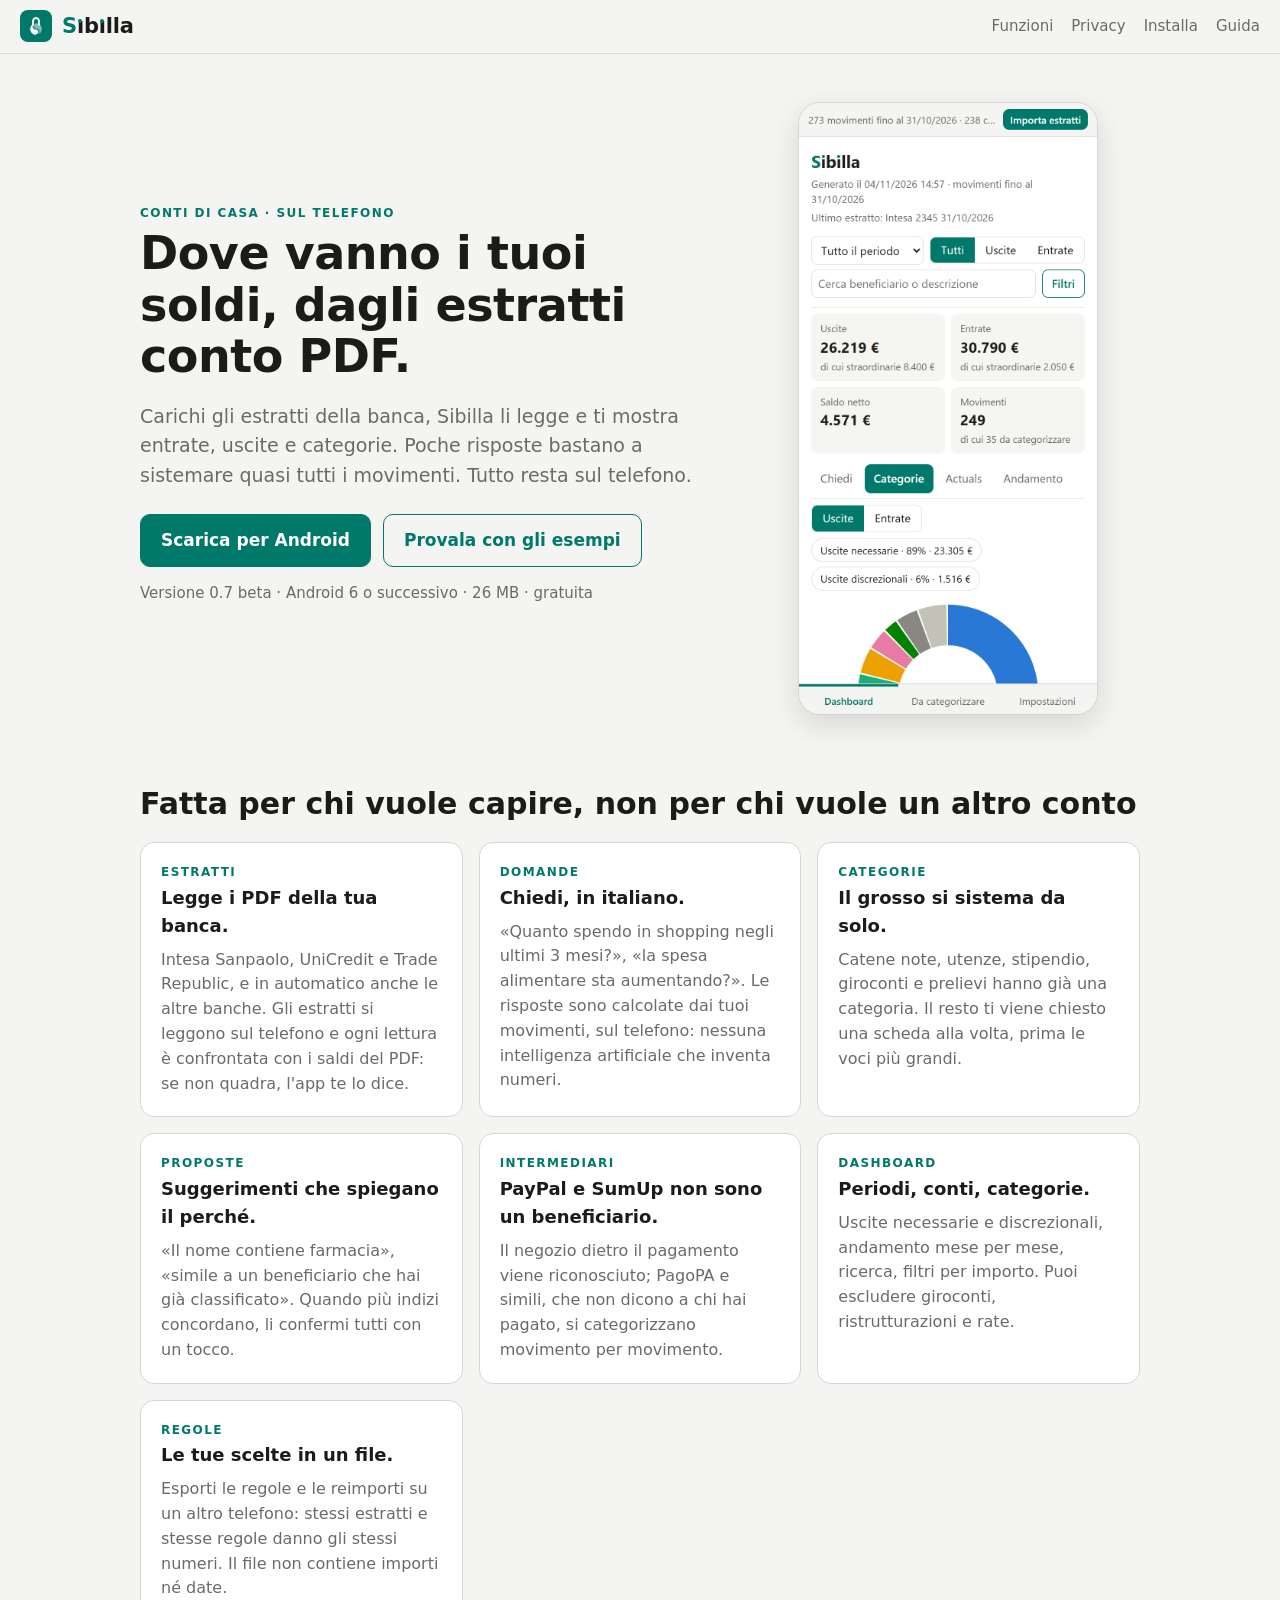
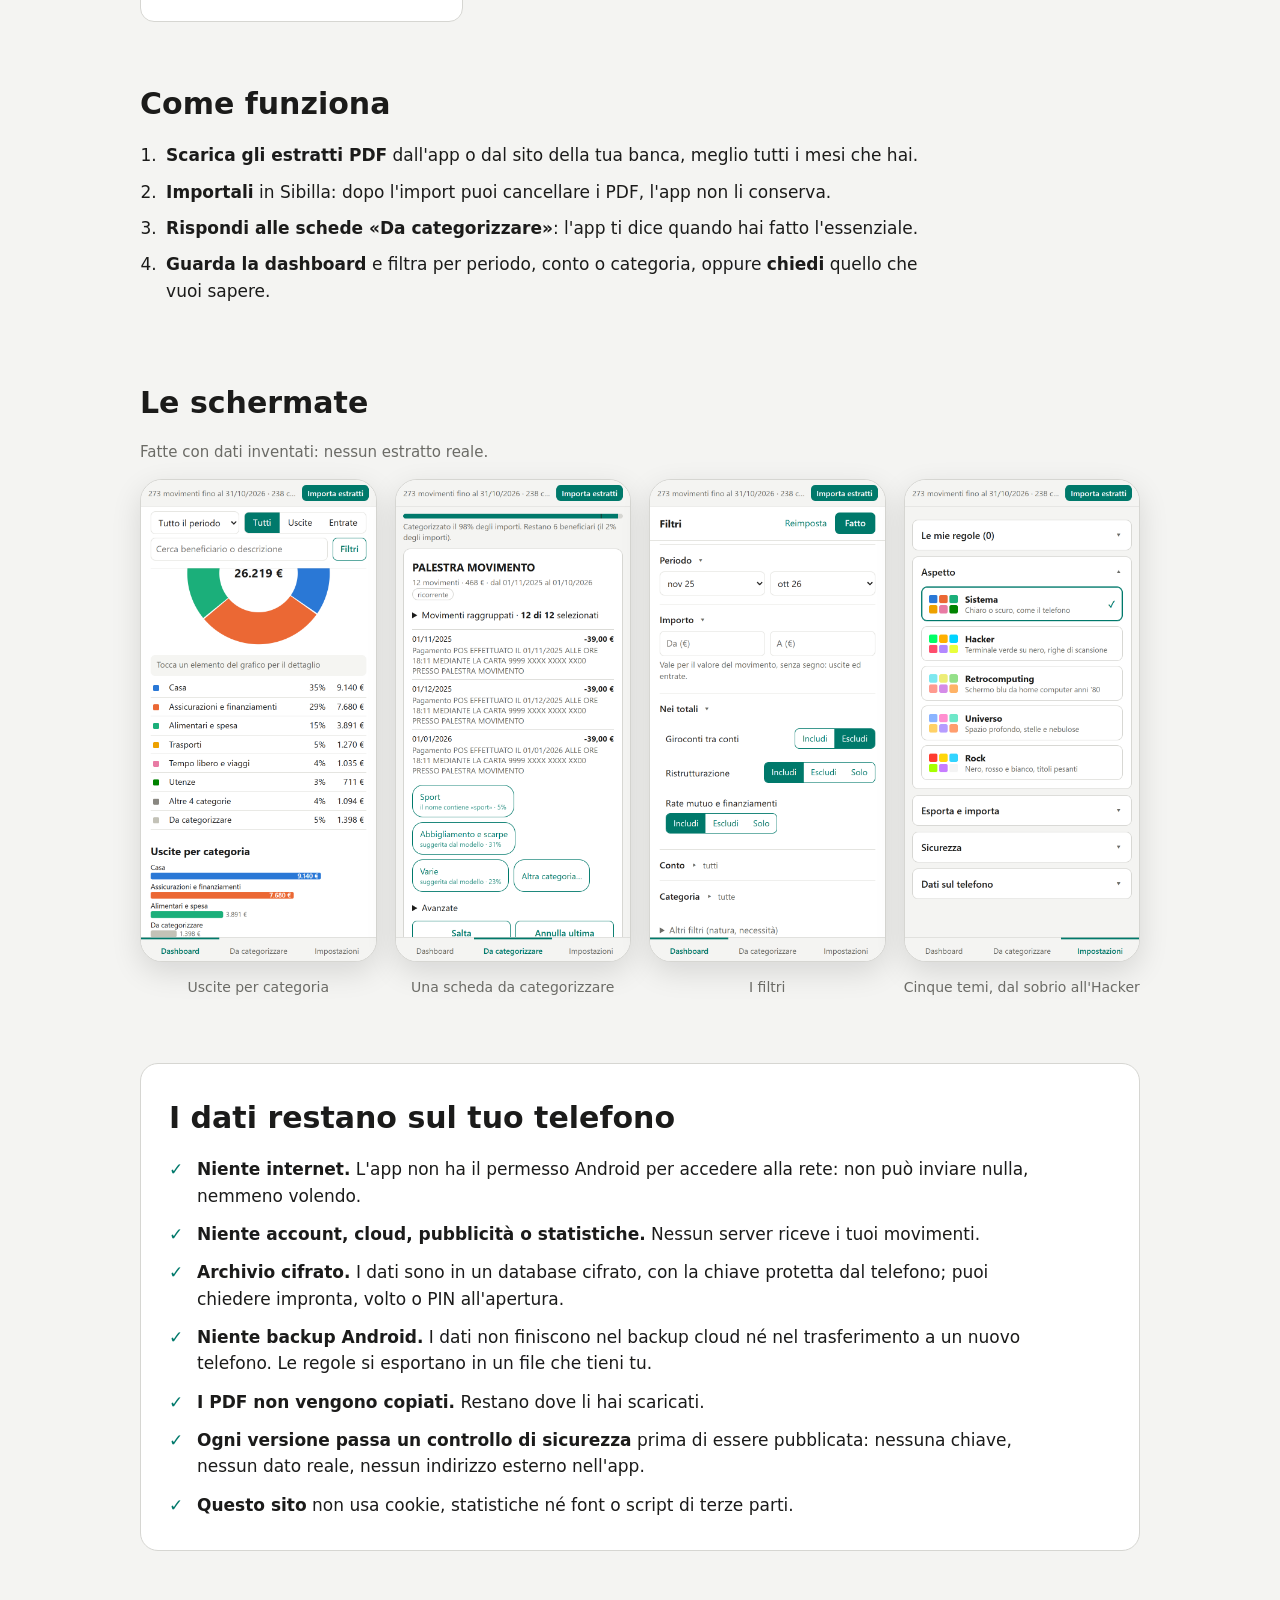
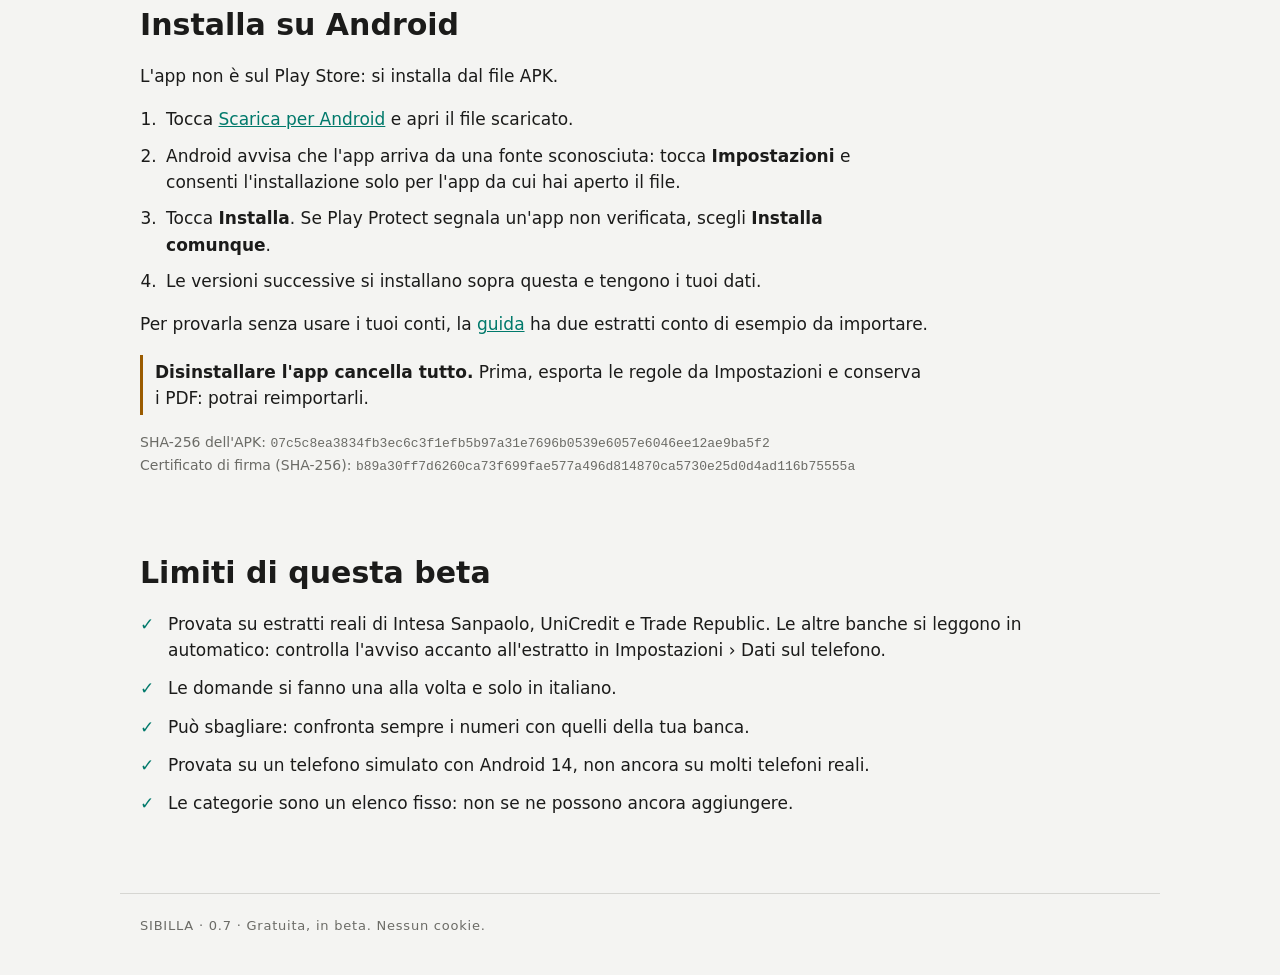
<file: index.html>
<!doctype html>
<html lang="it">
<head>
<meta charset="utf-8">
<meta name="viewport" content="width=device-width, initial-scale=1">
<meta http-equiv="Content-Security-Policy" content="default-src 'none'; img-src 'self'; style-src 'self'; base-uri 'none'; form-action 'none'">
<meta name="referrer" content="no-referrer">
<meta name="color-scheme" content="light dark">
<title>Sibilla · i tuoi conti, sul telefono</title>
<meta name="description" content="App Android gratuita che legge gli estratti conto PDF e mostra dove vanno i soldi. Tutto resta sul telefono: niente internet, niente account.">
<link rel="icon" href="icon.png">
<link rel="stylesheet" href="style.css">
</head>
<body>
<header class="top">
  <a class="brand" href="./" aria-label="Sibilla"><img src="icon.png" alt="" width="32" height="32"><span class="wordmark"><span aria-hidden="true"><span class="ws">S</span><span class="wi">ı</span>b<span class="wi">ı</span>lla</span></span></a>
  <nav><a href="#funzioni">Funzioni</a><a href="#dati">Privacy</a><a href="#installa">Installa</a><a href="guida.html">Guida</a></nav>
</header>

<main>
<section class="hero">
  <div>
    <p class="kicker">CONTI DI CASA · SUL TELEFONO</p>
    <h1>Dove vanno i tuoi soldi, dagli estratti conto PDF.</h1>
    <p class="lead">Carichi gli estratti della banca, Sibilla li legge e ti mostra entrate, uscite e categorie.
      Poche risposte bastano a sistemare quasi tutti i movimenti. Tutto resta sul telefono.</p>
    <p class="actions"><a class="btn" href="download/sibilla.apk">Scarica per Android</a><a class="btn ghost" href="guida.html">Provala con gli esempi</a></p>
    <p class="meta">Versione 0.7 beta · Android 6 o successivo · 26 MB · gratuita</p>
  </div>
  <figure class="phone"><img src="img/dashboard.png" alt="La dashboard: uscite, entrate, saldo e movimenti del periodo" width="390" height="800"></figure>
</section>

<section id="funzioni">
  <h2>Fatta per chi vuole capire, non per chi vuole un altro conto</h2>
  <div class="cards">
    <article><p class="tag">ESTRATTI</p><h3>Legge i PDF della tua banca.</h3><p>Intesa Sanpaolo, UniCredit e Trade Republic, e in automatico anche le altre banche. Gli
      estratti si leggono sul telefono e ogni lettura è confrontata con i saldi del PDF: se non quadra, l'app te lo dice.</p></article>
    <article><p class="tag">DOMANDE</p><h3>Chiedi, in italiano.</h3><p>«Quanto spendo in shopping negli ultimi 3 mesi?», «la spesa alimentare sta
      aumentando?». Le risposte sono calcolate dai tuoi movimenti, sul telefono: nessuna intelligenza artificiale che inventa numeri.</p></article>
    <article><p class="tag">CATEGORIE</p><h3>Il grosso si sistema da solo.</h3><p>Catene note, utenze, stipendio, giroconti e prelievi hanno già una
      categoria. Il resto ti viene chiesto una scheda alla volta, prima le voci più grandi.</p></article>
    <article><p class="tag">PROPOSTE</p><h3>Suggerimenti che spiegano il perché.</h3><p>«Il nome contiene farmacia», «simile a un beneficiario che hai già
      classificato». Quando più indizi concordano, li confermi tutti con un tocco.</p></article>
    <article><p class="tag">INTERMEDIARI</p><h3>PayPal e SumUp non sono un beneficiario.</h3><p>Il negozio dietro il pagamento viene riconosciuto; PagoPA e simili,
      che non dicono a chi hai pagato, si categorizzano movimento per movimento.</p></article>
    <article><p class="tag">DASHBOARD</p><h3>Periodi, conti, categorie.</h3><p>Uscite necessarie e discrezionali, andamento mese per mese, ricerca,
      filtri per importo. Puoi escludere giroconti, ristrutturazioni e rate.</p></article>
    <article><p class="tag">REGOLE</p><h3>Le tue scelte in un file.</h3><p>Esporti le regole e le reimporti su un altro telefono: stessi estratti e stesse
      regole danno gli stessi numeri. Il file non contiene importi né date.</p></article>
  </div>
</section>

<section>
  <h2>Come funziona</h2>
  <ol class="steps">
    <li><b>Scarica gli estratti PDF</b> dall'app o dal sito della tua banca, meglio tutti i mesi che hai.</li>
    <li><b>Importali</b> in Sibilla: dopo l'import puoi cancellare i PDF, l'app non li conserva.</li>
    <li><b>Rispondi alle schede «Da categorizzare»</b>: l'app ti dice quando hai fatto l'essenziale.</li>
    <li><b>Guarda la dashboard</b> e filtra per periodo, conto o categoria, oppure <b>chiedi</b> quello che vuoi sapere.</li>
  </ol>
</section>

<section>
  <h2>Le schermate</h2>
  <p class="note">Fatte con dati inventati: nessun estratto reale.</p>
  <div class="shots">
    <figure><img src="img/categorie.png" alt="Uscite per categoria, con grafico ad anello e barre" width="390" height="800" loading="lazy"><figcaption>Uscite per categoria</figcaption></figure>
    <figure><img src="img/schede.png" alt="Una scheda da categorizzare con i movimenti e i suggerimenti" width="390" height="800" loading="lazy"><figcaption>Una scheda da categorizzare</figcaption></figure>
    <figure><img src="img/filtri.png" alt="I filtri per conto e categoria" width="390" height="800" loading="lazy"><figcaption>I filtri</figcaption></figure>
    <figure><img src="img/impostazioni.png" alt="Le impostazioni con i cinque temi" width="390" height="800" loading="lazy"><figcaption>Cinque temi, dal sobrio all'Hacker</figcaption></figure>
  </div>
</section>

<section id="dati" class="band">
  <h2>I dati restano sul tuo telefono</h2>
  <ul class="checks">
    <li><b>Niente internet.</b> L'app non ha il permesso Android per accedere alla rete: non può inviare nulla, nemmeno volendo.</li>
    <li><b>Niente account, cloud, pubblicità o statistiche.</b> Nessun server riceve i tuoi movimenti.</li>
    <li><b>Archivio cifrato.</b> I dati sono in un database cifrato, con la chiave protetta dal telefono; puoi chiedere impronta, volto o PIN all'apertura.</li>
    <li><b>Niente backup Android.</b> I dati non finiscono nel backup cloud né nel trasferimento a un nuovo telefono. Le regole si esportano in un file che tieni tu.</li>
    <li><b>I PDF non vengono copiati.</b> Restano dove li hai scaricati.</li>
    <li><b>Ogni versione passa un controllo di sicurezza</b> prima di essere pubblicata: nessuna chiave, nessun dato reale, nessun indirizzo esterno nell'app.</li>
    <li><b>Questo sito</b> non usa cookie, statistiche né font o script di terze parti.</li>
  </ul>
</section>

<section id="installa">
  <h2>Installa su Android</h2>
  <p>L'app non è sul Play Store: si installa dal file APK.</p>
  <ol class="steps">
    <li>Tocca <a href="download/sibilla.apk">Scarica per Android</a> e apri il file scaricato.</li>
    <li>Android avvisa che l'app arriva da una fonte sconosciuta: tocca <b>Impostazioni</b> e consenti l'installazione solo per l'app da cui hai aperto il file.</li>
    <li>Tocca <b>Installa</b>. Se Play Protect segnala un'app non verificata, scegli <b>Installa comunque</b>.</li>
    <li>Le versioni successive si installano sopra questa e tengono i tuoi dati.</li>
  </ol>
  <p>Per provarla senza usare i tuoi conti, la <a href="guida.html">guida</a> ha due estratti conto di esempio da importare.</p>
  <p class="warn"><b>Disinstallare l'app cancella tutto.</b> Prima, esporta le regole da Impostazioni e conserva i PDF: potrai reimportarli.</p>
  <p class="hash">SHA-256 dell'APK: <code>07c5c8ea3834fb3ec6c3f1efb5b97a31e7696b0539e6057e6046ee12ae9ba5f2</code><br>Certificato di firma (SHA-256): <code>b89a30ff7d6260ca73f699fae577a496d814870ca5730e25d0d4ad116b75555a</code></p>
</section>

<section>
  <h2>Limiti di questa beta</h2>
  <ul class="checks">
    <li>Provata su estratti reali di Intesa Sanpaolo, UniCredit e Trade Republic. Le altre banche si leggono in automatico: controlla
      l'avviso accanto all'estratto in Impostazioni › Dati sul telefono.</li>
    <li>Le domande si fanno una alla volta e solo in italiano.</li>
    <li>Può sbagliare: confronta sempre i numeri con quelli della tua banca.</li>
    <li>Provata su un telefono simulato con Android 14, non ancora su molti telefoni reali.</li>
    <li>Le categorie sono un elenco fisso: non se ne possono ancora aggiungere.</li>
  </ul>
</section>
</main>

<footer>SIBILLA · 0.7 · Gratuita, in beta. Nessun cookie.</footer>
</body>
</html>
</file>
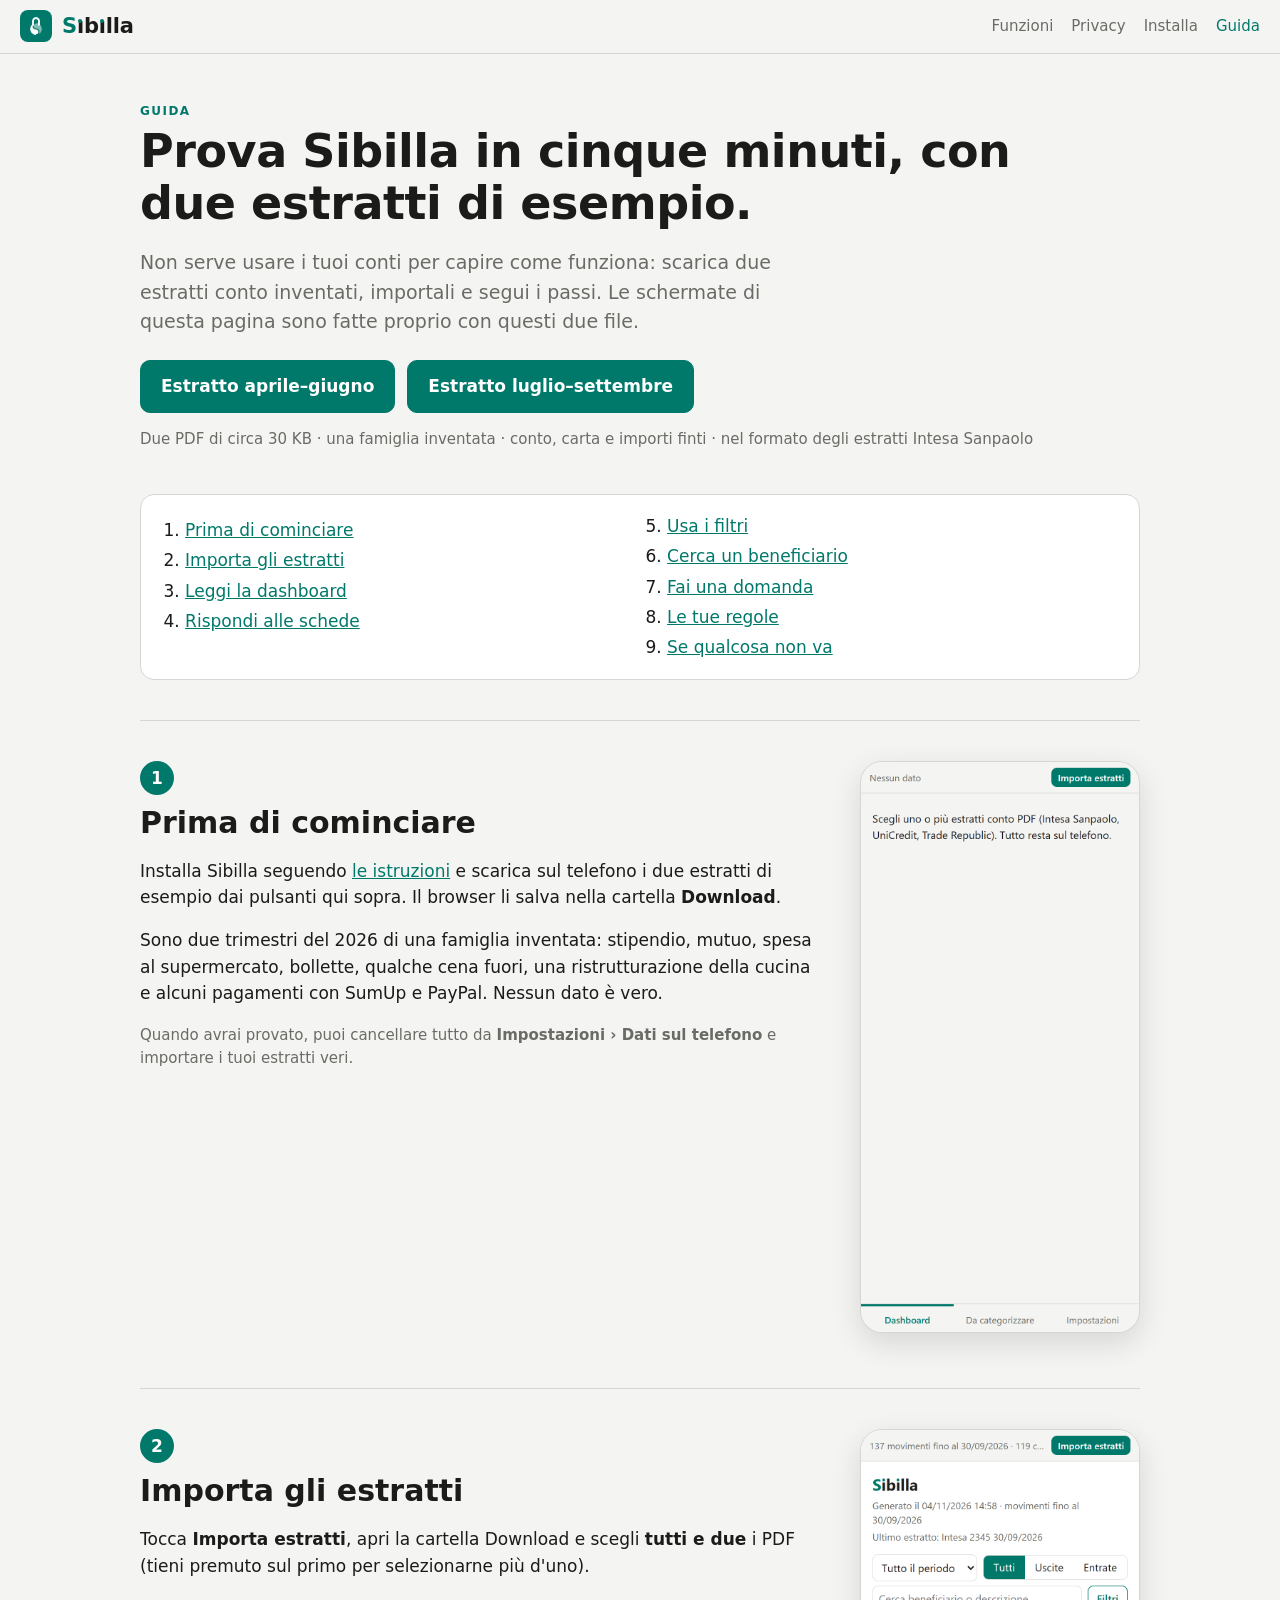
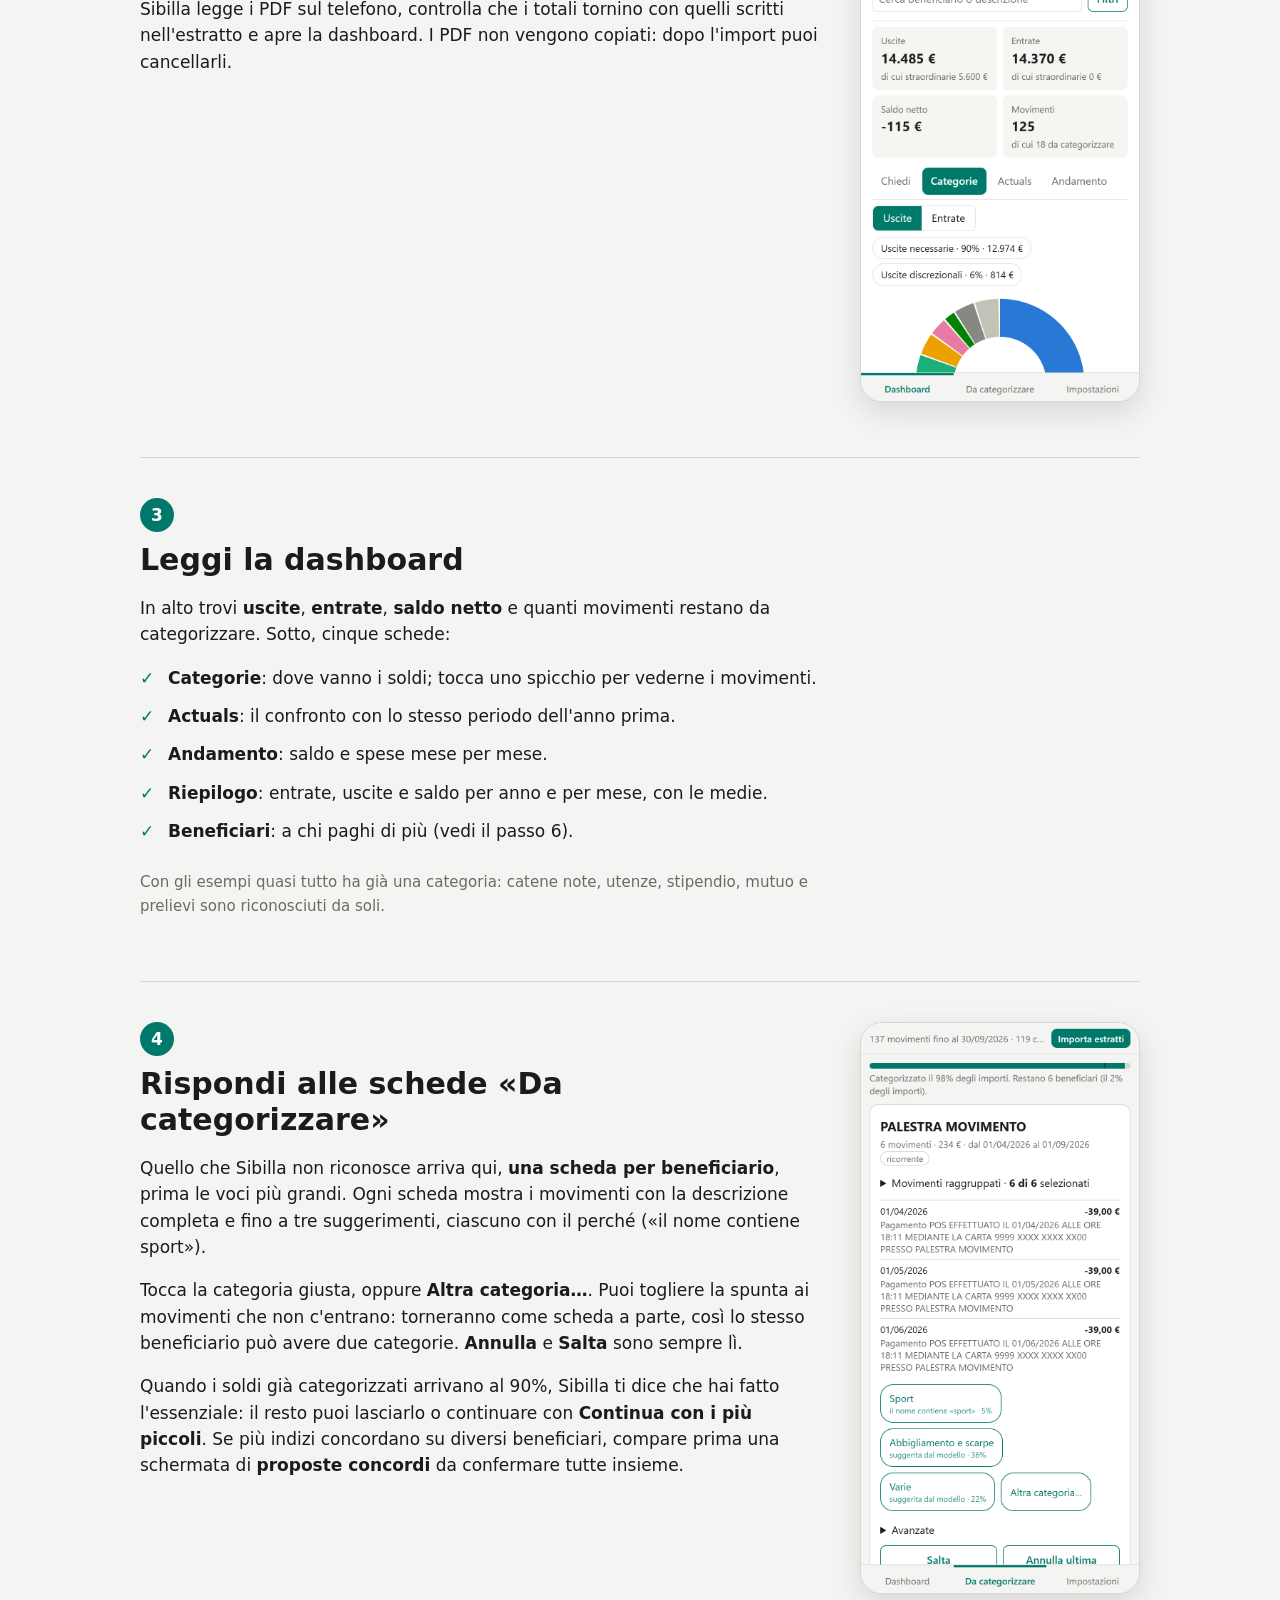
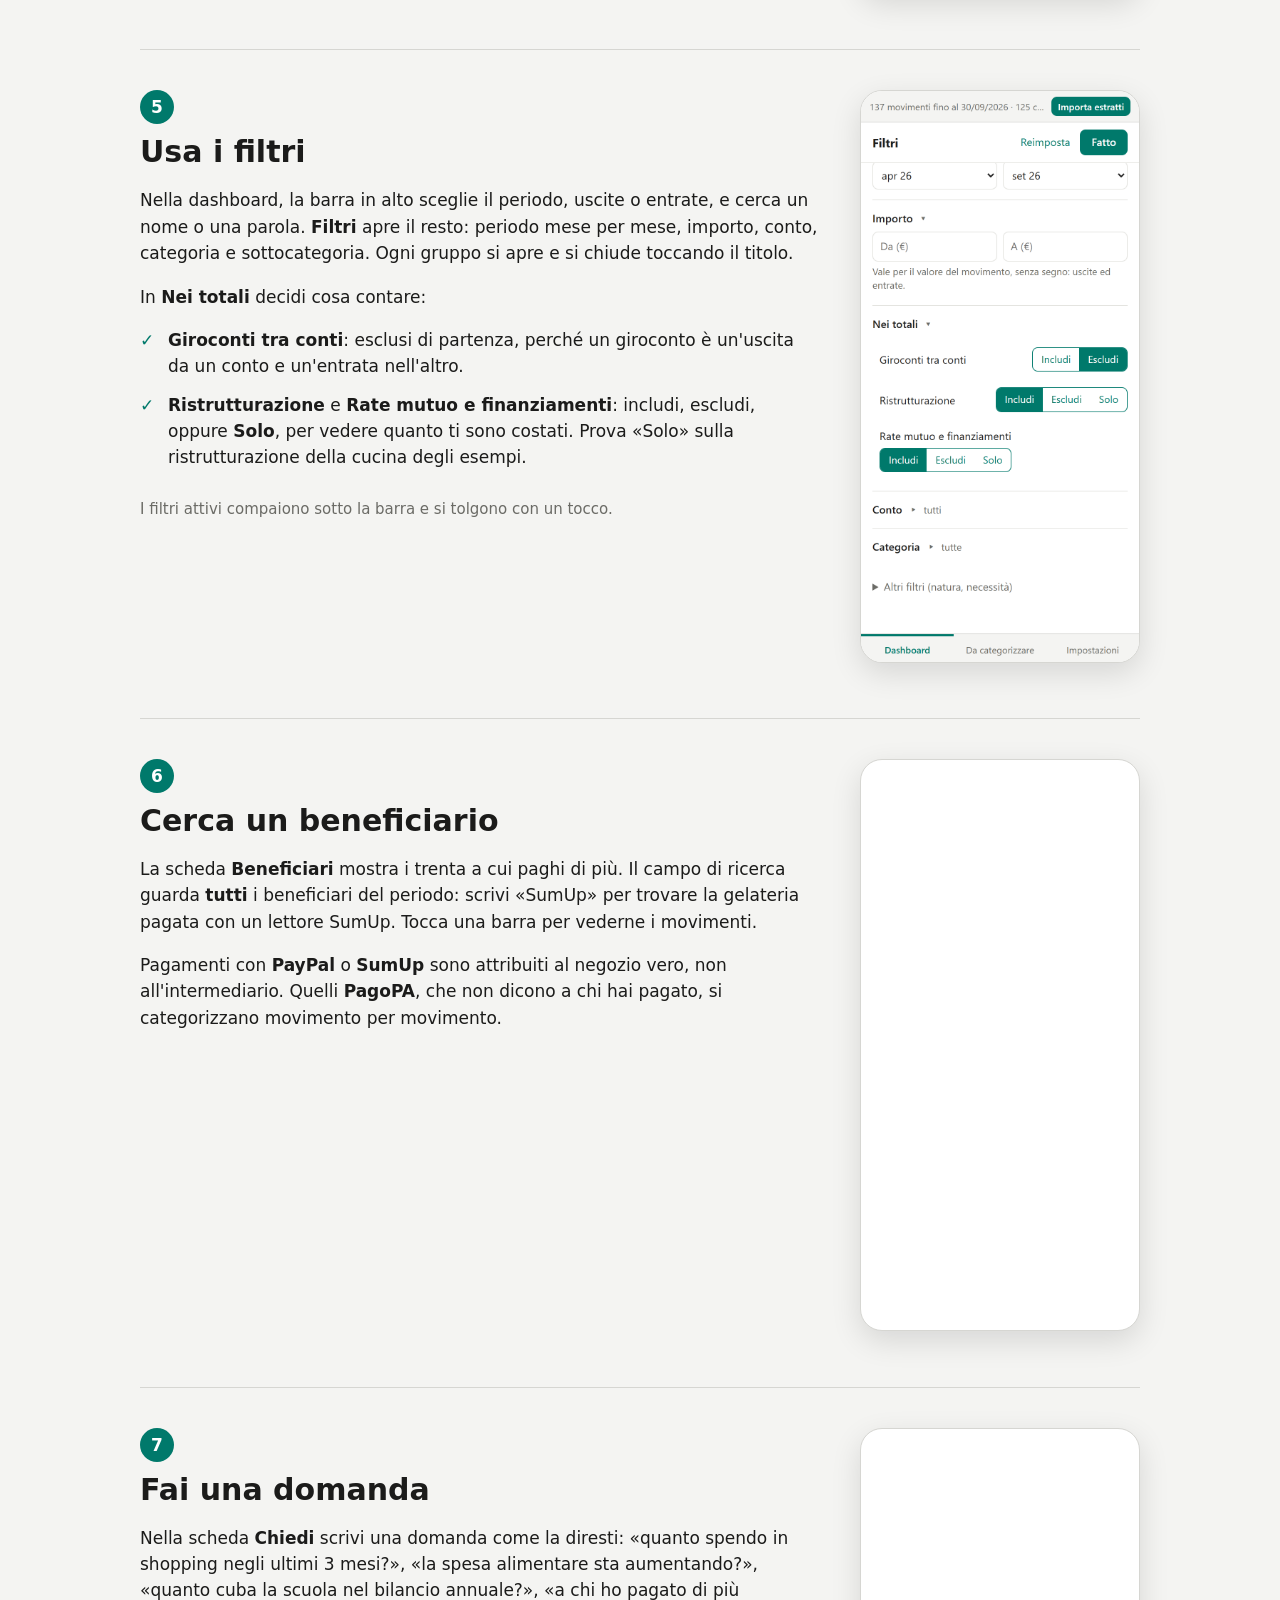
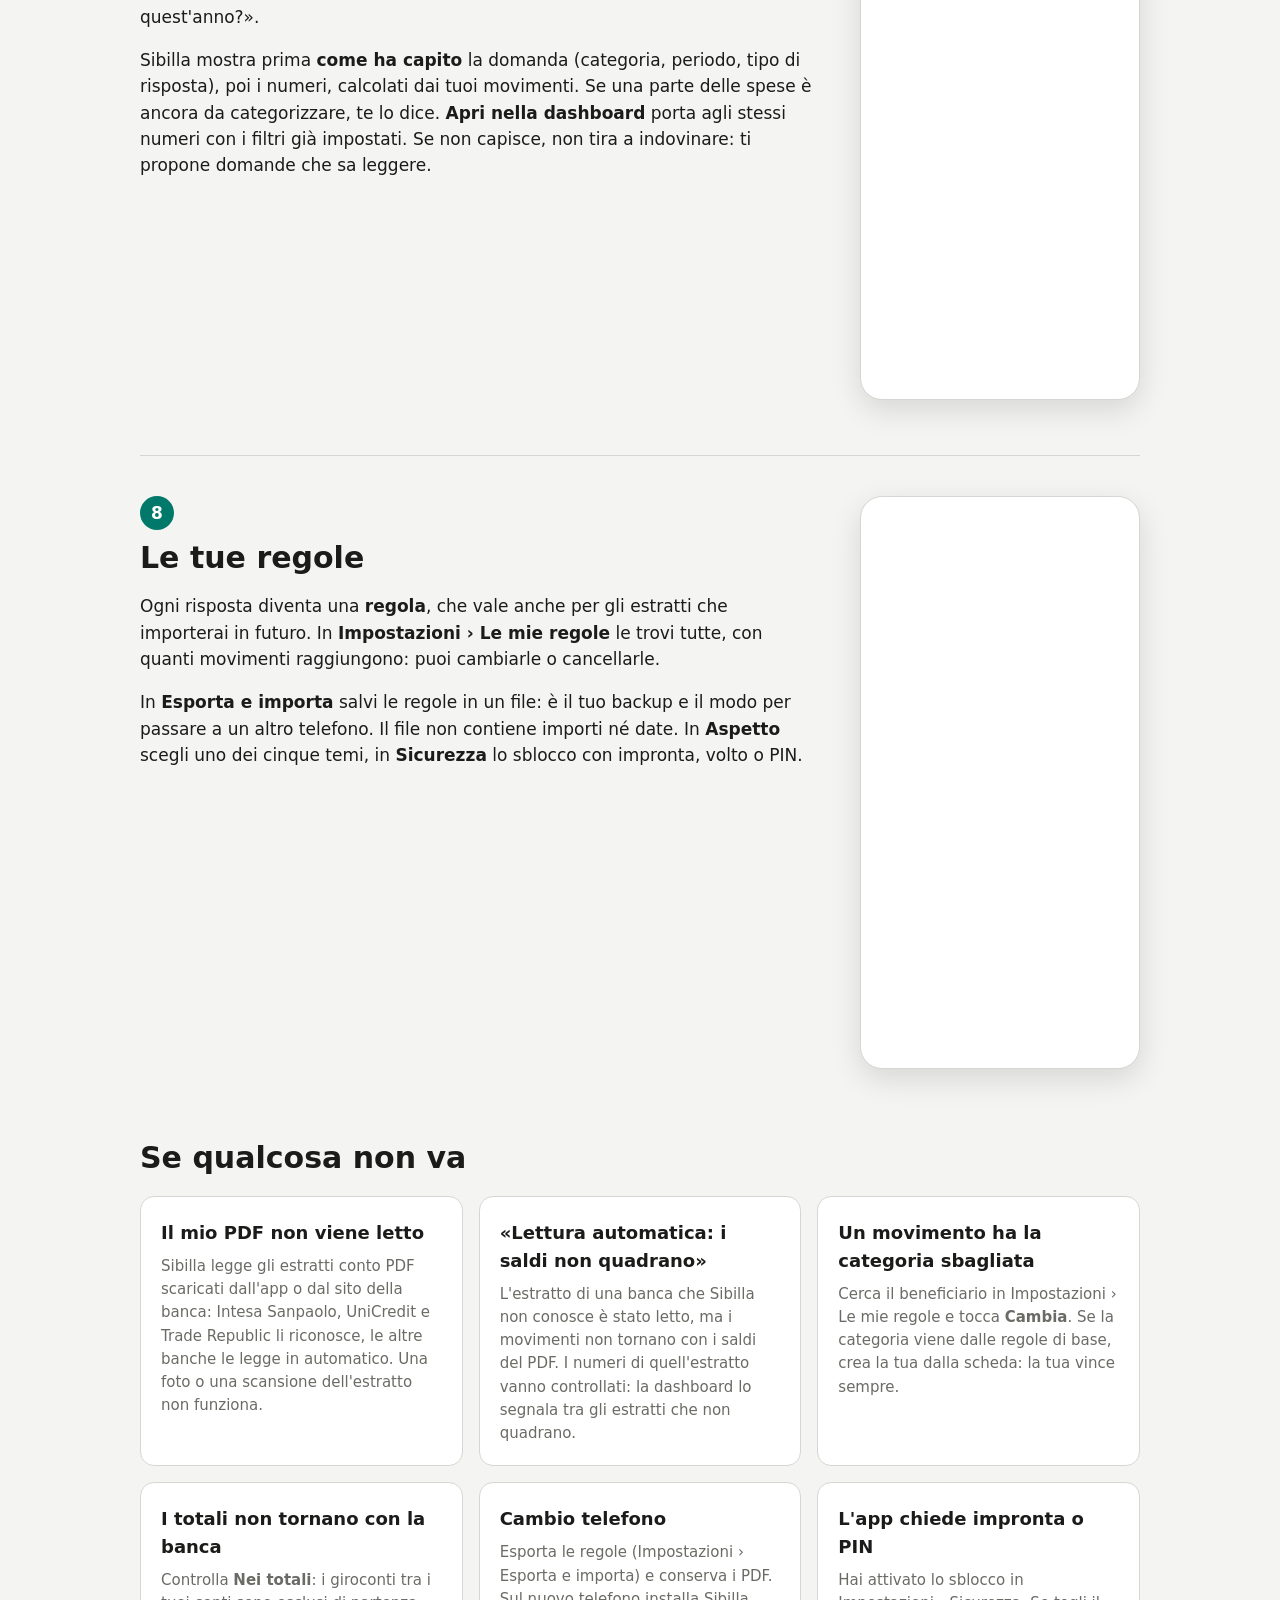
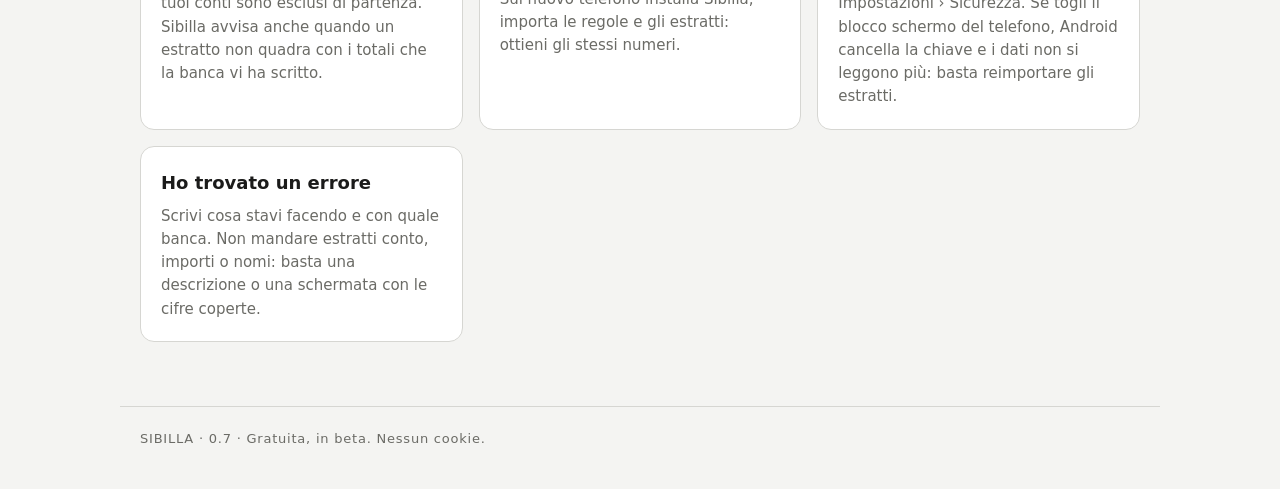
<file: guida.html>
<!doctype html>
<html lang="it">
<head>
<meta charset="utf-8">
<meta name="viewport" content="width=device-width, initial-scale=1">
<meta http-equiv="Content-Security-Policy" content="default-src 'none'; img-src 'self'; style-src 'self'; base-uri 'none'; form-action 'none'">
<meta name="referrer" content="no-referrer">
<meta name="color-scheme" content="light dark">
<title>Guida · Sibilla</title>
<meta name="description" content="Come provare Sibilla con due estratti conto di esempio: importarli, leggere la dashboard, categorizzare i movimenti, usare i filtri.">
<link rel="icon" href="icon.png">
<link rel="stylesheet" href="style.css">
</head>
<body>
<header class="top">
  <a class="brand" href="./" aria-label="Sibilla"><img src="icon.png" alt="" width="32" height="32"><span class="wordmark"><span aria-hidden="true"><span class="ws">S</span><span class="wi">ı</span>b<span class="wi">ı</span>lla</span></span></a>
  <nav><a href="./#funzioni">Funzioni</a><a href="./#dati">Privacy</a><a href="./#installa">Installa</a><a href="guida.html" aria-current="page">Guida</a></nav>
</header>

<main>
<section class="hero guide-hero">
  <div>
    <p class="kicker">GUIDA</p>
    <h1>Prova Sibilla in cinque minuti, con due estratti di esempio.</h1>
    <p class="lead">Non serve usare i tuoi conti per capire come funziona: scarica due estratti conto inventati, importali e segui i passi.
      Le schermate di questa pagina sono fatte proprio con questi due file.</p>
    <p class="actions"><a class="btn" href="esempi/estratto-esempio-2026-T2.pdf">Estratto aprile–giugno</a><a class="btn" href="esempi/estratto-esempio-2026-T3.pdf">Estratto luglio–settembre</a></p>
    <p class="meta">Due PDF di circa 30 KB · una famiglia inventata · conto, carta e importi finti · nel formato degli estratti Intesa Sanpaolo</p>
  </div>
</section>

<nav class="toc" aria-label="Passi della guida">
  <ol>
    <li><a href="#prima">Prima di cominciare</a></li>
    <li><a href="#importa">Importa gli estratti</a></li>
    <li><a href="#dashboard">Leggi la dashboard</a></li>
    <li><a href="#schede">Rispondi alle schede</a></li>
    <li><a href="#filtri">Usa i filtri</a></li>
    <li><a href="#beneficiari">Cerca un beneficiario</a></li>
    <li><a href="#chiedi">Fai una domanda</a></li>
    <li><a href="#regole">Le tue regole</a></li>
    <li><a href="#problemi">Se qualcosa non va</a></li>
  </ol>
</nav>

<section id="prima" class="guide-step">
  <div>
    <p class="step-number">1</p>
    <h2>Prima di cominciare</h2>
    <p>Installa Sibilla seguendo <a href="./#installa">le istruzioni</a> e scarica sul telefono i due estratti di esempio dai pulsanti qui sopra.
      Il browser li salva nella cartella <b>Download</b>.</p>
    <p>Sono due trimestri del 2026 di una famiglia inventata: stipendio, mutuo, spesa al supermercato, bollette, qualche cena fuori, una
      ristrutturazione della cucina e alcuni pagamenti con SumUp e PayPal. Nessun dato è vero.</p>
    <p class="note">Quando avrai provato, puoi cancellare tutto da <b>Impostazioni › Dati sul telefono</b> e importare i tuoi estratti veri.</p>
  </div>
  <figure class="phone"><img src="img/guida/1-inizio.png" alt="Sibilla appena aperta, senza dati, con il pulsante Importa estratti" width="390" height="800" loading="lazy"></figure>
</section>

<section id="importa" class="guide-step">
  <div>
    <p class="step-number">2</p>
    <h2>Importa gli estratti</h2>
    <p>Tocca <b>Importa estratti</b>, apri la cartella Download e scegli <b>tutti e due</b> i PDF (tieni premuto sul primo per selezionarne più d'uno).</p>
    <p>Sibilla legge i PDF sul telefono, controlla che i totali tornino con quelli scritti nell'estratto e apre la dashboard. I PDF non vengono
      copiati: dopo l'import puoi cancellarli.</p>
  </div>
  <figure class="phone"><img src="img/guida/2-dashboard.png" alt="La dashboard dopo l'import: uscite, entrate, saldo e movimenti" width="390" height="800" loading="lazy"></figure>
</section>

<section id="dashboard" class="guide-step">
  <div>
    <p class="step-number">3</p>
    <h2>Leggi la dashboard</h2>
    <p>In alto trovi <b>uscite</b>, <b>entrate</b>, <b>saldo netto</b> e quanti movimenti restano da categorizzare. Sotto, cinque schede:</p>
    <ul class="checks">
      <li><b>Categorie</b>: dove vanno i soldi; tocca uno spicchio per vederne i movimenti.</li>
      <li><b>Actuals</b>: il confronto con lo stesso periodo dell'anno prima.</li>
      <li><b>Andamento</b>: saldo e spese mese per mese.</li>
      <li><b>Riepilogo</b>: entrate, uscite e saldo per anno e per mese, con le medie.</li>
      <li><b>Beneficiari</b>: a chi paghi di più (vedi il passo 6).</li>
    </ul>
    <p class="note">Con gli esempi quasi tutto ha già una categoria: catene note, utenze, stipendio, mutuo e prelievi sono riconosciuti da soli.</p>
  </div>
</section>

<section id="schede" class="guide-step">
  <div>
    <p class="step-number">4</p>
    <h2>Rispondi alle schede «Da categorizzare»</h2>
    <p>Quello che Sibilla non riconosce arriva qui, <b>una scheda per beneficiario</b>, prima le voci più grandi. Ogni scheda mostra i movimenti
      con la descrizione completa e fino a tre suggerimenti, ciascuno con il perché («il nome contiene sport»).</p>
    <p>Tocca la categoria giusta, oppure <b>Altra categoria…</b>. Puoi togliere la spunta ai movimenti che non c'entrano: torneranno come scheda
      a parte, così lo stesso beneficiario può avere due categorie. <b>Annulla</b> e <b>Salta</b> sono sempre lì.</p>
    <p>Quando i soldi già categorizzati arrivano al 90%, Sibilla ti dice che hai fatto l'essenziale: il resto puoi lasciarlo o continuare con
      <b>Continua con i più piccoli</b>. Se più indizi concordano su diversi beneficiari, compare prima una schermata di <b>proposte concordi</b>
      da confermare tutte insieme.</p>
  </div>
  <figure class="phone"><img src="img/guida/4-scheda.png" alt="Una scheda da categorizzare con i movimenti e i suggerimenti" width="390" height="800" loading="lazy"></figure>
</section>

<section id="filtri" class="guide-step">
  <div>
    <p class="step-number">5</p>
    <h2>Usa i filtri</h2>
    <p>Nella dashboard, la barra in alto sceglie il periodo, uscite o entrate, e cerca un nome o una parola. <b>Filtri</b> apre il resto: periodo
      mese per mese, importo, conto, categoria e sottocategoria. Ogni gruppo si apre e si chiude toccando il titolo.</p>
    <p>In <b>Nei totali</b> decidi cosa contare:</p>
    <ul class="checks">
      <li><b>Giroconti tra conti</b>: esclusi di partenza, perché un giroconto è un'uscita da un conto e un'entrata nell'altro.</li>
      <li><b>Ristrutturazione</b> e <b>Rate mutuo e finanziamenti</b>: includi, escludi, oppure <b>Solo</b>, per vedere quanto ti sono costati.
        Prova «Solo» sulla ristrutturazione della cucina degli esempi.</li>
    </ul>
    <p class="note">I filtri attivi compaiono sotto la barra e si tolgono con un tocco.</p>
  </div>
  <figure class="phone"><img src="img/guida/5-filtri.png" alt="Il pannello dei filtri con la sezione Nei totali e i selettori Includi, Escludi, Solo" width="390" height="800" loading="lazy"></figure>
</section>

<section id="beneficiari" class="guide-step">
  <div>
    <p class="step-number">6</p>
    <h2>Cerca un beneficiario</h2>
    <p>La scheda <b>Beneficiari</b> mostra i trenta a cui paghi di più. Il campo di ricerca guarda <b>tutti</b> i beneficiari del periodo: scrivi
      «SumUp» per trovare la gelateria pagata con un lettore SumUp. Tocca una barra per vederne i movimenti.</p>
    <p>Pagamenti con <b>PayPal</b> o <b>SumUp</b> sono attribuiti al negozio vero, non all'intermediario. Quelli <b>PagoPA</b>, che non dicono a chi hai
      pagato, si categorizzano movimento per movimento.</p>
  </div>
  <figure class="phone"><img src="img/guida/6-beneficiari.png" alt="La scheda Beneficiari con la ricerca SumUp" width="390" height="800" loading="lazy"></figure>
</section>

<section id="chiedi" class="guide-step">
  <div>
    <p class="step-number">7</p>
    <h2>Fai una domanda</h2>
    <p>Nella scheda <b>Chiedi</b> scrivi una domanda come la diresti: «quanto spendo in shopping negli ultimi 3 mesi?», «la spesa alimentare sta
      aumentando?», «quanto cuba la scuola nel bilancio annuale?», «a chi ho pagato di più quest'anno?».</p>
    <p>Sibilla mostra prima <b>come ha capito</b> la domanda (categoria, periodo, tipo di risposta), poi i numeri, calcolati dai tuoi movimenti. Se una
      parte delle spese è ancora da categorizzare, te lo dice. <b>Apri nella dashboard</b> porta agli stessi numeri con i filtri già impostati. Se
      non capisce, non tira a indovinare: ti propone domande che sa leggere.</p>
  </div>
  <figure class="phone"><img src="img/guida/8-chiedi.png" alt="La scheda Chiedi con la risposta a una domanda sullo shopping" width="390" height="800" loading="lazy"></figure>
</section>

<section id="regole" class="guide-step">
  <div>
    <p class="step-number">8</p>
    <h2>Le tue regole</h2>
    <p>Ogni risposta diventa una <b>regola</b>, che vale anche per gli estratti che importerai in futuro. In <b>Impostazioni › Le mie regole</b> le
      trovi tutte, con quanti movimenti raggiungono: puoi cambiarle o cancellarle.</p>
    <p>In <b>Esporta e importa</b> salvi le regole in un file: è il tuo backup e il modo per passare a un altro telefono. Il file non contiene
      importi né date. In <b>Aspetto</b> scegli uno dei cinque temi, in <b>Sicurezza</b> lo sblocco con impronta, volto o PIN.</p>
  </div>
  <figure class="phone"><img src="img/guida/7-impostazioni.png" alt="Le impostazioni con la regola creata nella scheda" width="390" height="800" loading="lazy"></figure>
</section>

<section id="problemi">
  <h2>Se qualcosa non va</h2>
  <div class="cards">
    <article><h3>Il mio PDF non viene letto</h3><p>Sibilla legge gli estratti conto PDF scaricati dall'app o dal sito della banca: Intesa Sanpaolo,
      UniCredit e Trade Republic li riconosce, le altre banche le legge in automatico. Una foto o una scansione dell'estratto non funziona.</p></article>
    <article><h3>«Lettura automatica: i saldi non quadrano»</h3><p>L'estratto di una banca che Sibilla non conosce è stato letto, ma i movimenti non
      tornano con i saldi del PDF. I numeri di quell'estratto vanno controllati: la dashboard lo segnala tra gli estratti che non quadrano.</p></article>
    <article><h3>Un movimento ha la categoria sbagliata</h3><p>Cerca il beneficiario in Impostazioni › Le mie regole e tocca <b>Cambia</b>. Se la categoria
      viene dalle regole di base, crea la tua dalla scheda: la tua vince sempre.</p></article>
    <article><h3>I totali non tornano con la banca</h3><p>Controlla <b>Nei totali</b>: i giroconti tra i tuoi conti sono esclusi di partenza. Sibilla
      avvisa anche quando un estratto non quadra con i totali che la banca vi ha scritto.</p></article>
    <article><h3>Cambio telefono</h3><p>Esporta le regole (Impostazioni › Esporta e importa) e conserva i PDF. Sul nuovo telefono installa Sibilla,
      importa le regole e gli estratti: ottieni gli stessi numeri.</p></article>
    <article><h3>L'app chiede impronta o PIN</h3><p>Hai attivato lo sblocco in Impostazioni › Sicurezza. Se togli il blocco schermo del telefono, Android
      cancella la chiave e i dati non si leggono più: basta reimportare gli estratti.</p></article>
    <article><h3>Ho trovato un errore</h3><p>Scrivi cosa stavi facendo e con quale banca. Non mandare estratti conto, importi o nomi: basta una descrizione o
      una schermata con le cifre coperte.</p></article>
  </div>
</section>
</main>

<footer>SIBILLA · 0.7 · Gratuita, in beta. Nessun cookie.</footer>
</body>
</html>
</file>
<file: style.css>
/* The app's own palette and system fonts: nothing is loaded from third parties. */
:root {
  color-scheme: light dark;
  --bg: #f4f4f2; --card: #fff; --fg: #1b1b1a; --muted: #6b6b66; --line: #d6d6d2; --accent: #00796b; --on-accent: #fff; --warn: #9a5b00;
  --font: system-ui, -apple-system, "Segoe UI", Roboto, sans-serif;
}
@media (prefers-color-scheme: dark) {
  :root { --bg: #14171d; --card: #1c2028; --fg: #ecece8; --muted: #9a9a94; --line: #2d313a; --accent: #26a69a; --on-accent: #14171d; --warn: #e3a24a; }
}
* { box-sizing: border-box; }
html { scroll-behavior: smooth; }
body { margin: 0; background: var(--bg); color: var(--fg); font: 17px/1.55 var(--font); }
a { color: var(--accent); }
img { max-width: 100%; height: auto; }

.top { position: sticky; top: 0; z-index: 2; display: flex; align-items: center; justify-content: space-between; gap: 12px;
  padding: 10px 20px; background: var(--bg); border-bottom: 1px solid var(--line); }
.brand { display: flex; align-items: center; gap: 10px; color: var(--fg); text-decoration: none; font-weight: 700; font-size: 21px; letter-spacing: -.01em; }
/* the name: an accent S and round accent dots on dotless i's, the two slices of the padlock mark */
.wordmark .ws { color: var(--accent); }
.wordmark .wi { position: relative; display: inline-block; line-height: 1; }
.wordmark .wi::after { content: ""; position: absolute; left: 50%; top: .14em; width: .19em; height: .19em; border-radius: 50%; background: var(--accent); transform: translateX(-50%); }
.brand img { border-radius: 8px; }
.top nav { display: flex; gap: 18px; font-size: 15px; }
.top nav a { color: var(--muted); text-decoration: none; }
.top nav a:hover { color: var(--accent); }

main { max-width: 1040px; margin: 0 auto; padding: 0 20px; }
section { padding: 56px 0 8px; }
h1 { font-size: clamp(30px, 5vw, 46px); line-height: 1.12; margin: 6px 0 16px; letter-spacing: -.01em; }
h2 { font-size: clamp(24px, 3.4vw, 30px); line-height: 1.2; margin: 0 0 20px; }
h3 { font-size: 18px; margin: 2px 0 8px; }
.kicker, .tag { font-size: 12px; font-weight: 700; letter-spacing: .12em; color: var(--accent); margin: 0; }
.lead { font-size: 19px; color: var(--muted); max-width: 34em; }
.note, .meta { color: var(--muted); font-size: 15px; }

.hero { display: grid; grid-template-columns: 1.2fr .8fr; gap: 40px; align-items: center; padding-top: 48px; }
.actions { display: flex; flex-wrap: wrap; gap: 12px; margin: 24px 0 10px; }
.btn { display: inline-block; padding: 12px 20px; border-radius: 10px; background: var(--accent); color: var(--on-accent); font-weight: 600; text-decoration: none; border: 1px solid var(--accent); }
.btn.ghost { background: transparent; color: var(--accent); }
.phone { margin: 0; justify-self: center; }
.phone img, .shots img { border-radius: 22px; border: 1px solid var(--line); box-shadow: 0 10px 30px rgb(0 0 0 / .12); background: var(--card); }
.phone img { width: 300px; }

.cards { display: grid; grid-template-columns: repeat(3, 1fr); gap: 16px; }
.cards article { background: var(--card); border: 1px solid var(--line); border-radius: 14px; padding: 20px; }
.cards p:last-child { margin: 0; color: var(--muted); font-size: 16px; }

.steps { padding-left: 1.3em; max-width: 46em; }
.steps li { margin: 0 0 10px; padding-left: 4px; }

.shots { display: grid; grid-template-columns: repeat(4, 1fr); gap: 18px; }
.shots figure { margin: 0; }
.shots figcaption { color: var(--muted); font-size: 14px; margin-top: 8px; text-align: center; }

.band { background: var(--card); border: 1px solid var(--line); border-radius: 18px; padding: 36px 28px 20px; margin-top: 56px; }
.checks { list-style: none; padding: 0; margin: 0; max-width: 52em; }
.checks li { position: relative; padding: 0 0 12px 28px; }
.checks li::before { content: "✓"; position: absolute; left: 0; top: 0; color: var(--accent); font-weight: 700; }
.warn { border-left: 3px solid var(--warn); padding: 4px 0 4px 12px; max-width: 46em; }
.hash { font-size: 14px; color: var(--muted); overflow-wrap: anywhere; }
code { font-size: 13px; }

footer { max-width: 1040px; margin: 56px auto 0; padding: 22px 20px 40px; border-top: 1px solid var(--line); color: var(--muted); font-size: 13px; letter-spacing: .06em; }

@media (max-width: 860px) {
  .hero { grid-template-columns: 1fr; gap: 24px; }
  .cards { grid-template-columns: 1fr 1fr; }
  .shots { grid-template-columns: 1fr 1fr; }
}
@media (max-width: 560px) {
  body { font-size: 16px; }
  .top { padding: 10px 16px; }
  .top nav { gap: 12px; font-size: 14px; }
  main { padding: 0 16px; }
  .cards { grid-template-columns: 1fr; }
  .phone img { width: 240px; }
  .band { padding: 28px 18px 14px; }
}

/* guide */
.top nav a[aria-current="page"] { color: var(--accent); }
.guide-hero { grid-template-columns: 1fr; padding-bottom: 0; }
.guide-hero h1 { max-width: 20em; }
.toc { margin-top: 28px; padding: 18px 22px; background: var(--card); border: 1px solid var(--line); border-radius: 14px; }
.toc ol { margin: 0; padding-left: 1.3em; columns: 2; column-gap: 32px; }
.toc li { margin: 4px 0; break-inside: avoid; }
.guide-step { display: grid; grid-template-columns: 1fr 280px; gap: 36px; align-items: start; border-top: 1px solid var(--line); margin-top: 40px; padding-top: 40px; }
.guide-step > div { min-width: 0; max-width: 40em; }
.guide-step .phone img { width: 280px; }
.step-number { display: inline-grid; place-items: center; width: 34px; height: 34px; border-radius: 50%; background: var(--accent); color: var(--on-accent); font-weight: 700; margin: 0 0 10px; }
.guide-step h2 { margin-bottom: 12px; }
.guide-step .checks { margin: 8px 0 12px; }
#problemi .cards p { font-size: 15px; }
@media (max-width: 860px) {
  .guide-step { grid-template-columns: 1fr; gap: 20px; }
  .guide-step .phone { justify-self: center; }
  .toc ol { columns: 1; }
}
@media (max-width: 560px) { .guide-step .phone img { width: 240px; } }
</file>
